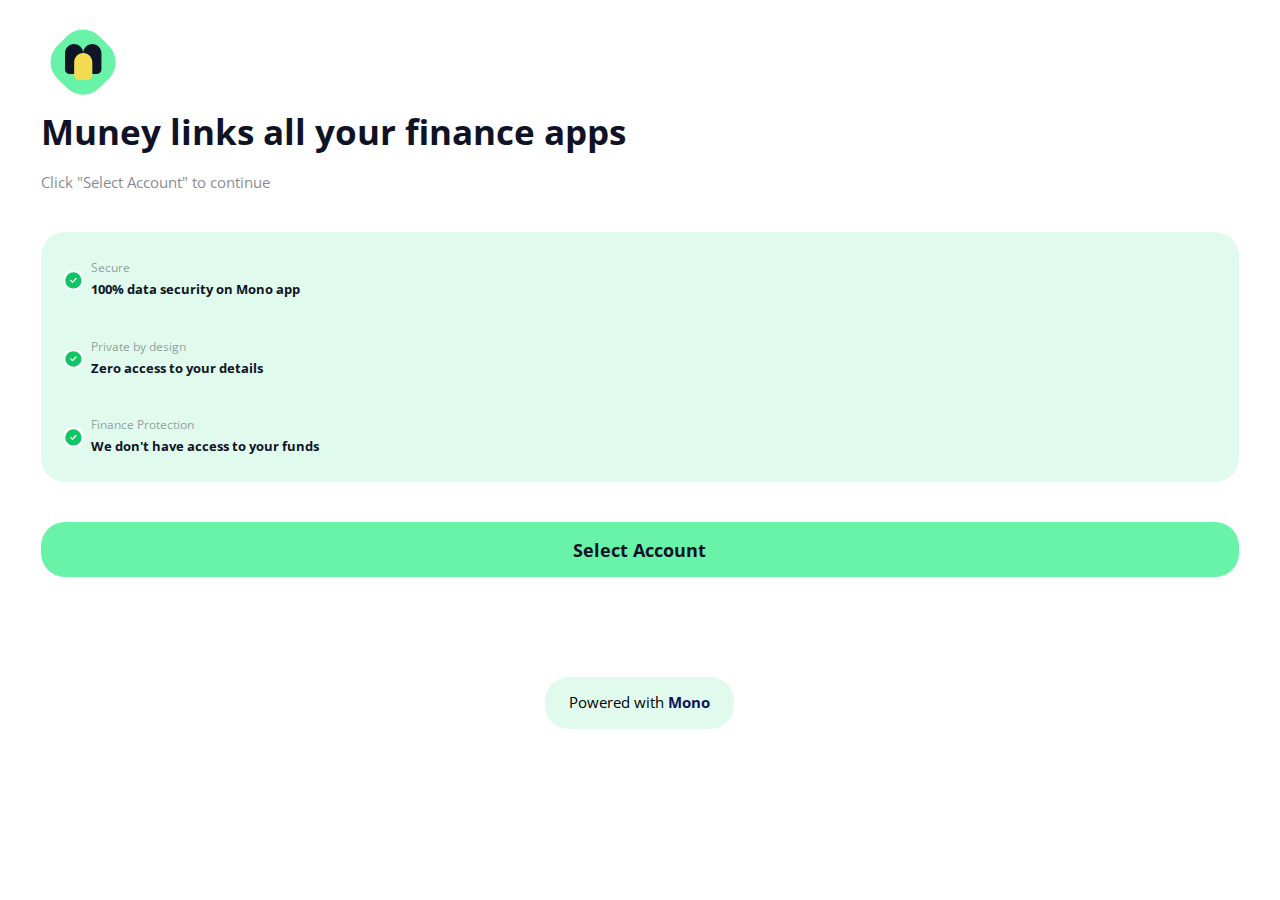
<file: index.html>
<!DOCTYPE html>
<html lang="en">
  <head>
    <meta charset="UTF-8" />
    <meta name="viewport" content="width=device-width, initial-scale=1.0" />

    <title>Mono HTML Challenge</title>
    <link
      href="https://fonts.googleapis.com/css2?family=Open+Sans:wght@300;400;700&display=swap"
      rel="stylesheet"
    />
    <link rel="stylesheet" href="./index.css" />
  </head>
  <body>
    <div class="logo">
      <img src="./assets/svgs/logo.svg" alt="Logo" />
    </div>
    <main>
      <div class="header">
        <h1>Muney links all your finance apps</h1>
        <span>Click "Select Account" to continue</span>
      </div>

      <div class="benefits">
        <div class="benefit">
          <div class="benefit__tagline">Secure</div>
          <p class="benefit__text">100% data security on Mono app</p>
        </div>
        <div class="benefit">
          <div class="benefit__tagline">Private by design</div>
          <p class="benefit__text">Zero access to your details</p>
        </div>
        <div class="benefit">
          <div class="benefit__tagline">Finance Protection</div>
          <p class="benefit__text">We don't have access to your funds</p>
        </div>
      </div>

      <a class="cta" href="./selection_page.html">
        Select Account
      </a>

      <div class="attribution">Powered with <span>Mono</span></div>
    </main>

    <script src="./script.js"></script>
  </body>
</html>
</file>
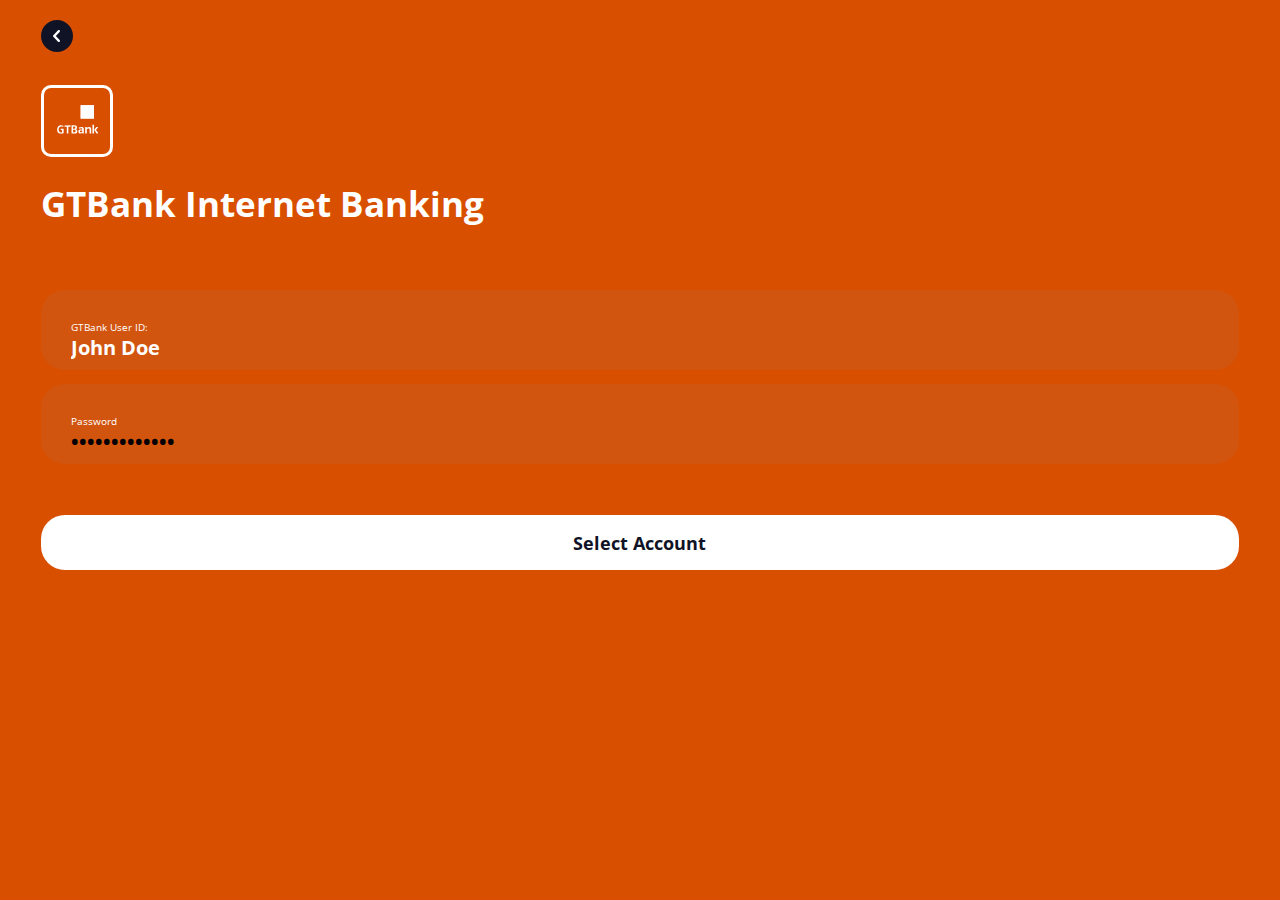
<file: gtbank.html>
<!DOCTYPE html>
<html lang="en">
  <head>
    <meta charset="UTF-8" />
    <meta name="viewport" content="width=device-width, initial-scale=1.0" />

    <title>Mono HTML Challenge</title>
    <link
      href="https://fonts.googleapis.com/css2?family=Open+Sans:wght@300;400;700&display=swap"
      rel="stylesheet"
    />
    <link rel="stylesheet" href="./index.css" />
    <link rel="stylesheet" href="./gtbank.css" />
  </head>
  <body>
    <a class="back-button" href="./selection_page.html">
      <img src="./assets/svgs/back-button.svg" alt="Go back" />
    </a>

    <div class="header">
      <img src="./assets/svgs/gtbank.svg" alt="GTBank" />
      <h1>GTBank Internet Banking</h1>
    </div>

    <form>
      <div class="form-group">
        <label for="userID">
          GTBank User ID:
        </label>
        <input type="text" id="userID" value="John Doe" />
      </div>

      <div class="form-group">
        <label for="password">
          Password
        </label>
        <input type="password" id="password" value="safe_password" />
      </div>
    </form>

    <a class="cta" href="./linked.html">
      Select Account
    </a>
  </body>
</html>
</file>
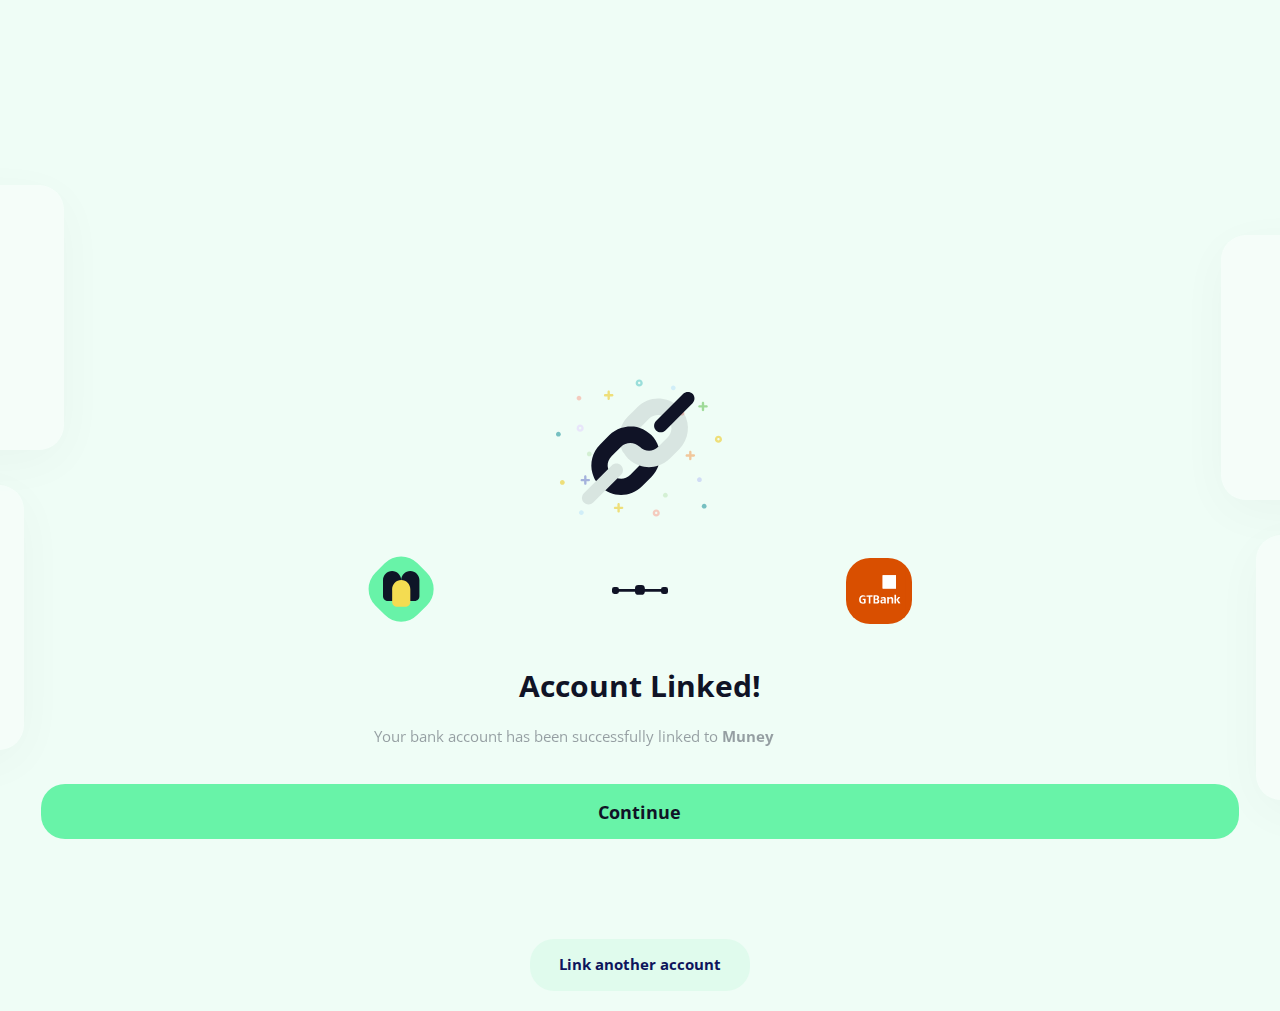
<file: linked.html>
<!DOCTYPE html>
<html lang="en">
  <head>
    <meta charset="UTF-8" />
    <meta name="viewport" content="width=device-width, initial-scale=1.0" />

    <title>Mono HTML Challenge</title>
    <link
      href="https://fonts.googleapis.com/css2?family=Open+Sans:wght@300;400;700&display=swap"
      rel="stylesheet"
    />
    <link rel="stylesheet" href="./index.css" />
    <link rel="stylesheet" href="./linked.css" />
  </head>
  <body>
    <div class="link">
      <img src="./assets/svgs/link.svg" alt="Link" />
    </div>

    <div class="accounts">
      <div class="logo">
        <img src="./assets/svgs/logo.svg" alt="Logo" />
      </div>
      <div class="link--icon">
        <img src="./assets/svgs/link-small.svg" alt="Link between accounts" />
      </div>
      <div class="bank">
        <img src="./assets/svgs/gtbank.svg" alt="GTBank" />
      </div>
    </div>

    <div class="boxes">
      <div class="box box-1"></div>
      <div class="box box-2"></div>
      <div class="box box-3"></div>
      <div class="box box-4"></div>
    </div>

    <main>
      <div class="header">
        <h1>Account Linked!</h1>
      </div>

      <p class="link__text">
        Your bank account has been successfully linked to <span>Muney</span>
      </p>

      <a class="cta" href="./selection_page.html">
        Continue
      </a>

      <a class="attribution" href="./selection_page.html"
        ><span>Link another account</span></a
      >
    </main>
  </body>
</html>
</file>
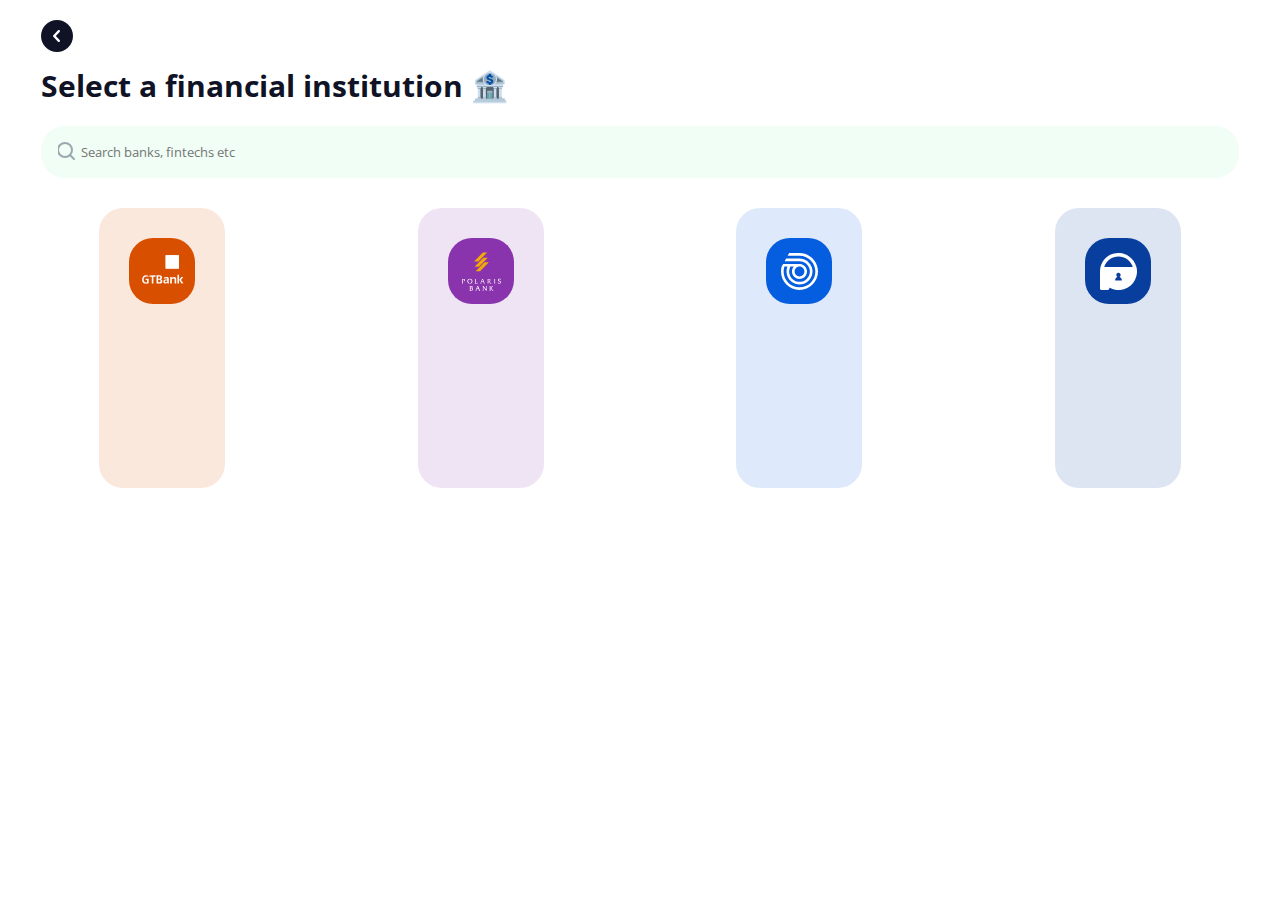
<file: selection_page.html>
<!DOCTYPE html>
<html lang="en">
  <head>
    <meta charset="UTF-8" />
    <meta name="viewport" content="width=device-width, initial-scale=1.0" />

    <title>Mono HTML Challenge</title>
    <link
      href="https://fonts.googleapis.com/css2?family=Open+Sans:wght@300;400;700&display=swap"
      rel="stylesheet"
    />
    <link rel="stylesheet" href="./index.css" />
    <link rel="stylesheet" href="./selection_page.css" />
  </head>
  <body>
    <a class="back-button" href="./index.html">
      <img src="./assets/svgs/back-button.svg" alt="Go back" />
    </a>

    <div class="header">
      <h1>Select a financial institution 🏦</h1>
    </div>

    <main>
      <div class="search">
        <span>
          <input type="text" placeholder="Search banks, fintechs etc"
        /></span>
      </div>

      <div class="institutions">
        <a class="institution" href="./gtbank.html">
          <img src="./assets/svgs/gtbank.svg" alt="GTBank" />
        </a>
        <a class="institution" href="#">
          <img src="./assets/svgs/polaris.svg" alt="Polaris" />
        </a>
        <a class="institution" href="#">
          <img src="./assets/svgs/cowrywise.svg" alt="Cowrywise" />
        </a>
        <a class="institution" href="#">
          <img src="./assets/svgs/piggyvest.svg" alt="PiggyVest" />
        </a>
      </div>
    </main>
  </body>
</html>
</file>
<file: index.css>
:root {
  --full-green: #68f3a8;
  --brand-blue: #0d145c;
  --light-green: #e0fbed;
  --main-text-color: #101326;
}

*,
*::before,
*::after {
  margin: 0;
  padding: 0;
  box-sizing: border-box;
}

html,
body {
  width: 98%;
  margin: auto;
  font-size: 10px;
  padding: 1rem 0.8rem;
  font-family: 'Open Sans', sans-serif;
}

.header {
  color: var(--main-text-color);
}

h1 {
  font-size: 3.5rem;
}

.header span {
  opacity: 0.5;
  display: block;
  font-size: 1.5rem;
  margin-top: 1.7rem;
}

.benefits {
  height: 25rem;
  display: flex;
  margin: 4rem 0;
  border-radius: 2.4rem;
  flex-direction: column;
  justify-content: space-evenly;
  background: var(--light-green);
}

.benefit {
  padding: 1rem;
  padding-left: 5rem;
  position: relative;
  color: var(--main-text-color);
}

.benefit::before {
  content: '';
  height: 30%;
  width: 2rem;
  left: 2.3rem;
  top: 2.4rem;
  position: absolute;
  background: url('./assets/svgs/checkmark.svg') no-repeat center;
}

.benefit > * {
  padding: 0.2rem 0;
}

.benefit__tagline {
  opacity: 0.4;
  font-size: 1.2rem;
}

.benefit__text {
  font-weight: bold;
  font-size: 1.3rem;
}

.cta {
  width: 100%;
  border: none;
  display: flex;
  height: 5.5rem;
  font-size: 1.8rem;
  margin-top: 3.8rem;
  align-items: center;
  font-weight: bolder;
  text-decoration: none;
  border-radius: 2.4rem;
  justify-content: center;
  color: var(--main-text-color);
  background-color: var(--full-green);
}

.cta:focus {
  outline: none;
}

.attribution {
  width: 18.9rem;
  height: 5.2rem;
  padding: 1.5rem;
  font-size: 1.5rem;
  text-align: center;
  margin: 10rem auto 0;
  border-radius: 2.4rem;
  background-color: var(--light-green);
}

.attribution span {
  font-weight: bold;
  color: var(--brand-blue);
}
</file>
<file: gtbank.css>
body {
  background: #d94f00;
}

.header {
  color: white;
  margin-top: 3rem;
}

.header img {
  border-radius: 1rem;
  margin-bottom: 2rem;
  border: 0.3rem solid white;
}

form {
  color: white;
  display: flex;
  height: 20rem;
  margin-top: 5rem;
  font-family: inherit;
  flex-direction: column;
  justify-content: space-evenly;
}

.form-group {
  width: 100%;
  height: 8rem;
  padding: 3rem;
  display: flex;
  position: relative;
  border-radius: 2.4rem;
  flex-direction: column;
  justify-content: space-evenly;
  background-color: #9797971a;
}

.form-group label {
  color: white;
}

.form-group input {
  border: none;
  height: 4rem;
  font-family: inherit;
  font-size: 2rem;
  background: none;
  font-weight: bold;
}

.form-group input:focus {
  outline: none;
}

.form-group:first-of-type input {
  color: white;
}

.cta {
  background-color: white;
}
</file>
<file: linked.css>
body {
  overflow-x: hidden;
  background-color: #effdf6;
}

.link {
  width: 100%;
  display: flex;
  margin-top: 30%;
  align-items: center;
  justify-content: center;
}

.accounts {
  width: 75%;
  margin: auto;
  display: flex;
  margin-top: 3rem;
  align-items: center;
  justify-content: space-evenly;
}

.bank {
  width: 8.5rem;
  display: flex;
  height: 8.5rem;
  align-items: center;
  justify-content: center;
}

.boxes {
  position: relative;
}

.box {
  z-index: -1;
  opacity: 0.4;
  width: 19.3rem;
  height: 26.5rem;
  position: absolute;
  border-radius: 2.5rem;
  mix-blend-mode: normal;
  background-color: white;
  box-shadow: 0px 12px 53px rgba(0, 0, 0, 0.0876038);
}

.box.box-1 {
  top: -45rem;
  left: -17rem;
}

.box.box-3 {
  top: -40rem;
  right: -17.5rem;
}

.box.box-2 {
  top: -15rem;
  left: -21rem;
}

.box.box-4 {
  top: -10rem;
  right: -21rem;
}

.header {
  width: 100%;
  margin-top: 3rem;
  text-align: center;
}

.header h1 {
  font-size: 3rem;
}

.link__text {
  width: 89%;
  opacity: 0.4;
  margin-top: 2rem;
  text-align: center;
  font-size: 1.5rem;
  color: var(--main-text-color);
}

.link__text span {
  font-weight: bold;
}

.attribution {
  width: 22rem;
  display: block;
  text-decoration: none;
}
</file>
<file: selection_page.css>
.header {
  margin-top: 1rem;
}

.header h1 {
  font-size: 3rem;
}

.search {
  margin: 2rem 0;
  display: flex;
}

.search span {
  width: 100%;
  position: relative;
}

.search input {
  width: 100%;
  border: none;
  height: 5.2rem;
  padding-left: 4rem;
  color: #10132666;
  font-family: inherit;
  font-weight: normal;
  border-radius: 2.4rem;
  background-color: #68f3a81a;
}

.search span::before {
  content: '';
  top: 0;
  left: 0;
  width: 5rem;
  height: 5rem;
  position: absolute;
  background: url(./assets/svgs/search-icon.svg) no-repeat center;
}

.institutions {
  width: 92%;
  margin: auto;
  height: 30rem;
  display: flex;
  flex-wrap: wrap;
  justify-content: space-between;
}

.institution {
  padding: 3rem;
  margin: 1rem;
  border-radius: 2.4rem;
}

.institution:first-of-type {
  background-color: #d94f0022;
}

.institution:nth-of-type(2) {
  background-color: #8934ad22;
}

.institution:nth-of-type(3) {
  background-color: #055de022;
}

.institution:last-of-type {
  background-color: #083e9e22;
}
</file>
